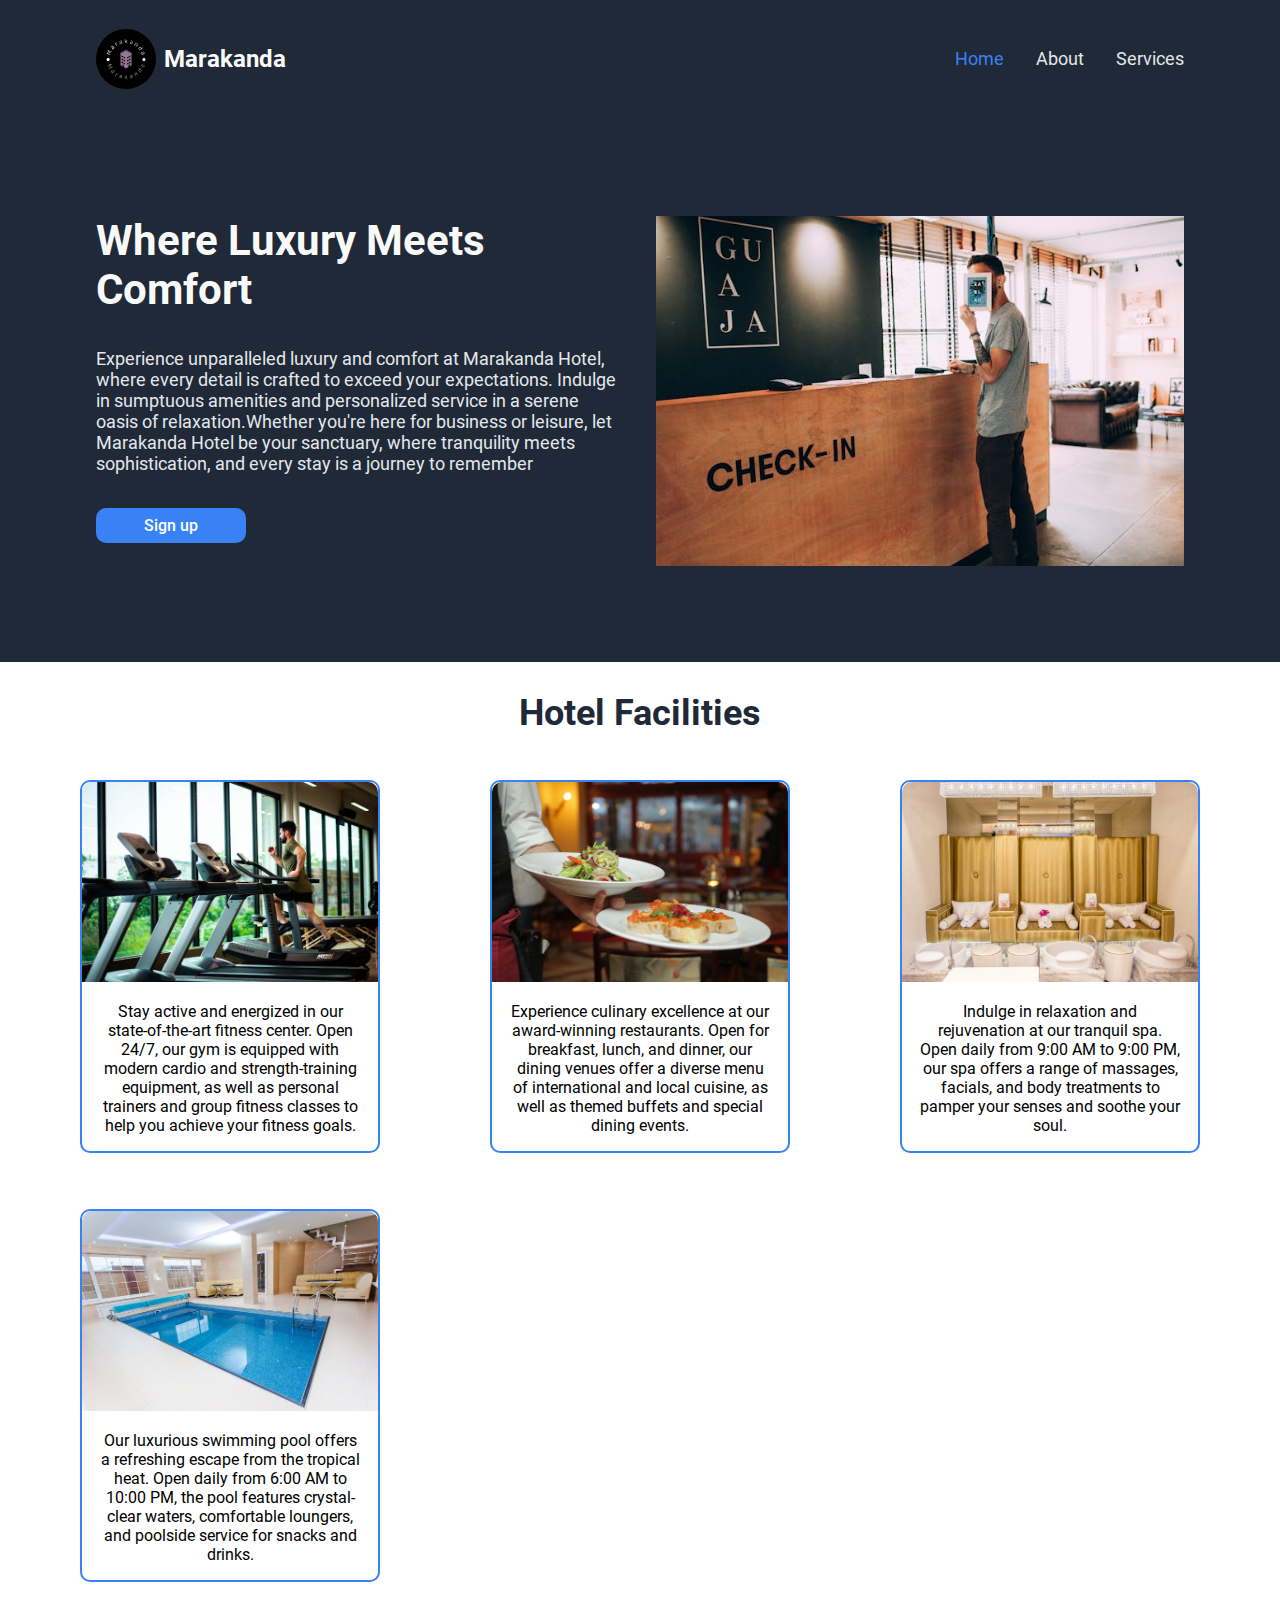
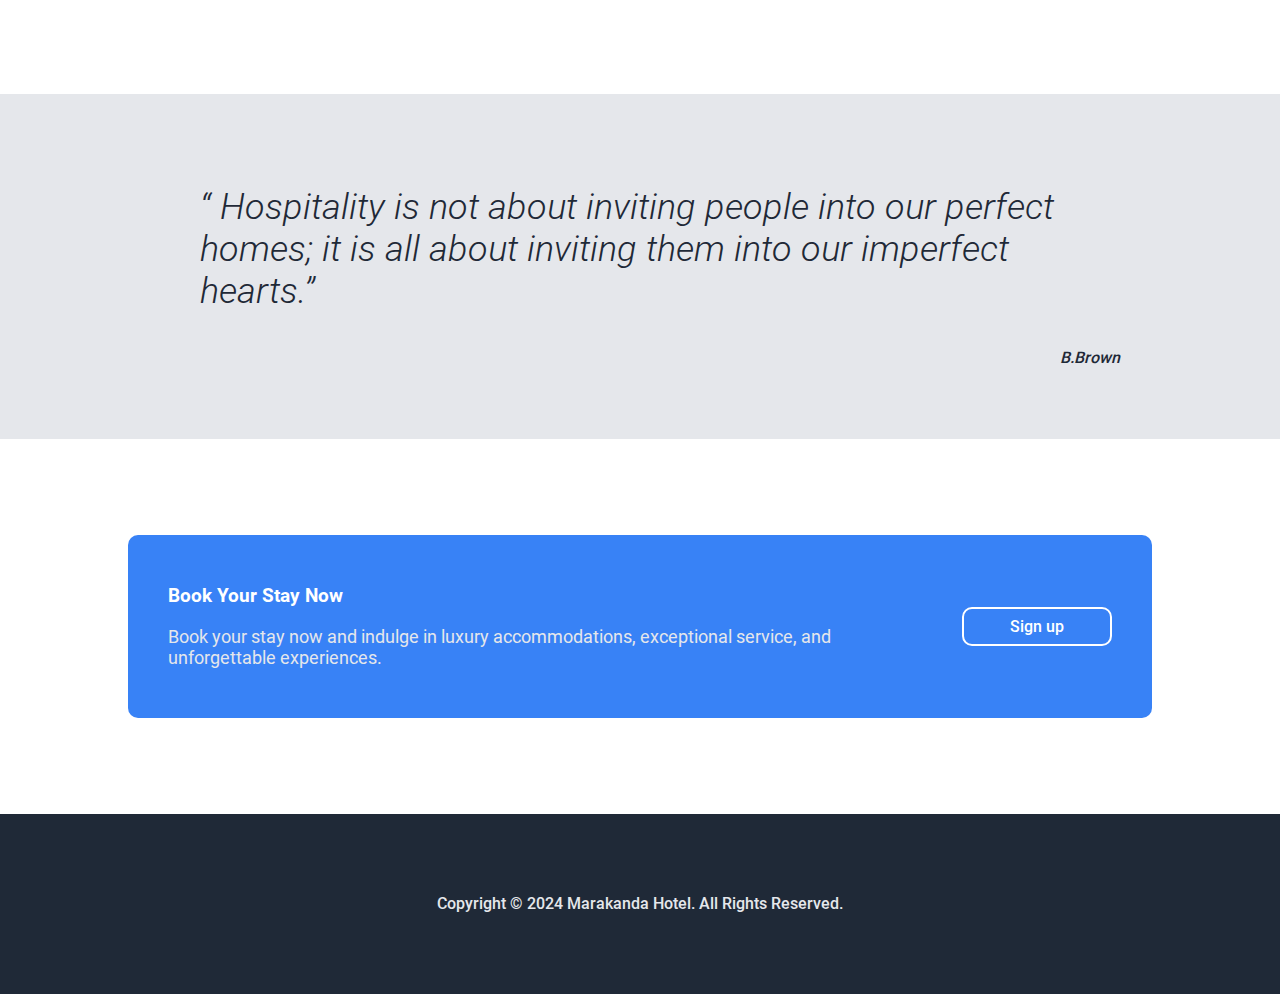
<file: index.html>
<!DOCTYPE html>
<html lang="en">

<head>
  <meta charset="UTF-8" />
  <meta name="viewport" content="width=device-width, initial-scale=1.0" />
  <title>Marakanda Hotel</title>
  <link rel="stylesheet" href="./styles/index.css" />
  <link rel="stylesheet" href="https://cdnjs.cloudflare.com/ajax/libs/font-awesome/6.5.2/css/all.min.css"
    integrity="sha512-SnH5WK+bZxgPHs44uWIX+LLJAJ9/2PkPKZ5QiAj6Ta86w+fsb2TkcmfRyVX3pBnMFcV7oQPJkl9QevSCWr3W6A=="
    crossorigin="anonymous" referrerpolicy="no-referrer" />
</head>

<body>
        <header>
          <div class="logo-container">
            <picture class="logo">
              <a href="./index.html">
                 <img src="./images/logo.png" alt="Hotel Logo" /> 
              </a>
            </picture>
            <h1>Marakanda</h1>
          </div>
          <nav>
            <input type="checkbox" id="check" />
            <label for="check" class="checkbtn">
              <i class="fas fa-bars"></i>
            </label>
            <ul>
              <li><a href="./index.html" class="active">Home</a></li>
              <li><a href="pages/about.html">About</a></li>
              <li><a href="./pages/services.html">Services</a></li>
            </ul>
          </nav>
        </header>
        <main>
          <section class="hero">
          <aside class="hero-left">
            <h1>Where Luxury Meets Comfort</h1>
            <p>
              Experience unparalleled luxury and comfort at Marakanda Hotel,
              where every detail is crafted to exceed your expectations.
              Indulge in sumptuous amenities and personalized service in a
              serene oasis of relaxation.Whether you're here for business or
              leisure, let Marakanda Hotel be your sanctuary, where
              tranquility meets sophistication, and every stay is a journey to
              remember
            </p>
            <button type="button">Sign up</button>
          </aside>
          <picture class="hero-right">
            <img src="./images/reception.jpg" alt="reception Image" />
          </picture>
        </section>

    <section class="information-section">
      <h2>Hotel Facilities</h2>
      <div class="info-container">
        <figure class="info-box">
            <img src="./images/gym.jpg" alt="Gym image" />
         <figcaption>
           <p>
            Stay active and energized in our state-of-the-art fitness center.
            Open 24/7, our gym is equipped with modern cardio and
            strength-training equipment, as well as personal trainers and
            group fitness classes to help you achieve your fitness goals.
          </p>
         </figcaption>
        </figure>
        <figure class="info-box">
            <img src="./images/restaurant.jpg" alt="Restaurant image" />
          <figcaption>
            <p>
            Experience culinary excellence at our award-winning restaurants.
            Open for breakfast, lunch, and dinner, our dining venues offer a
            diverse menu of international and local cuisine, as well as themed
            buffets and special dining events.
          </p>
          </figcaption>
        </figure>
        <figure class="info-box">
            <img src="./images/spa.jpg" alt="Spa image" />
          <figcaption>
            <p>
            Indulge in relaxation and rejuvenation at our tranquil spa. Open
            daily from 9:00 AM to 9:00 PM, our spa offers a range of massages,
            facials, and body treatments to pamper your senses and soothe your
            soul.
          </p>
          </figcaption>
        </figure>
        <figure class="info-box">
            <img src="./images/swimming-pool.jpg" alt="Swimming pol image" />
         <figcaption>
           <p>
            Our luxurious swimming pool offers a refreshing escape from the
            tropical heat. Open daily from 6:00 AM to 10:00 PM, the pool
            features crystal-clear waters, comfortable loungers, and poolside
            service for snacks and drinks.
          </p>
         </figcaption>
        </figure>
      </div>
    </section>
    <section class="quote-section">
        <blockquote>
         &ldquo; Hospitality is not about inviting people into our perfect
          homes; it is all about inviting them into our imperfect
          hearts.&rdquo;
        </blockquote>
        <p><cite>B.Brown</cite></p>
    </section>
    <section class="action-section">
        <aside class="action-left">
          <h3>Book Your Stay Now</h3>
          <p>
            Book your stay now and indulge in luxury accommodations,
            exceptional service, and unforgettable experiences.
          </p>
        </aside>
        <div class="action-right">
          <button type="button">Sign up</button>
        </div>
    </section>
        </main>
    <footer class="footer-section">
      <p>Copyright © 2024 Marakanda Hotel. All Rights Reserved.</p>
    </footer>
</body>

</html
</file>
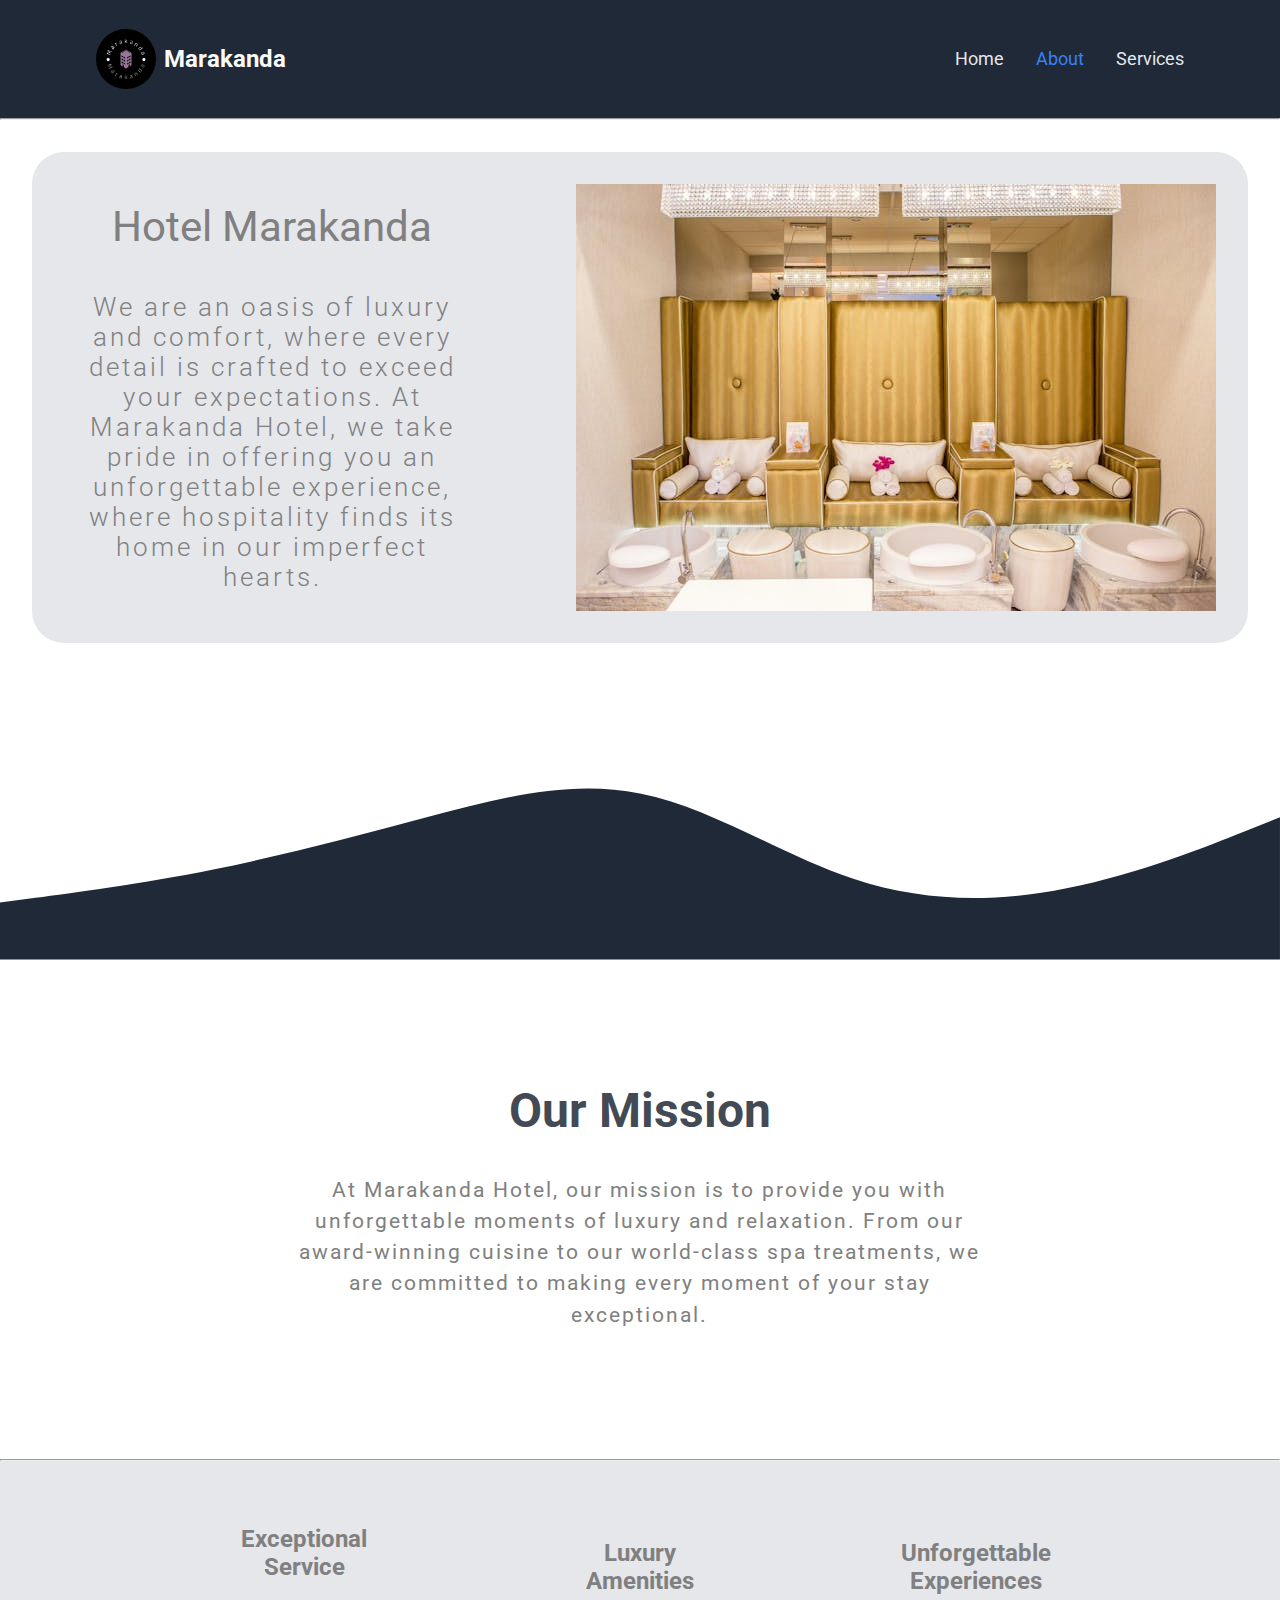
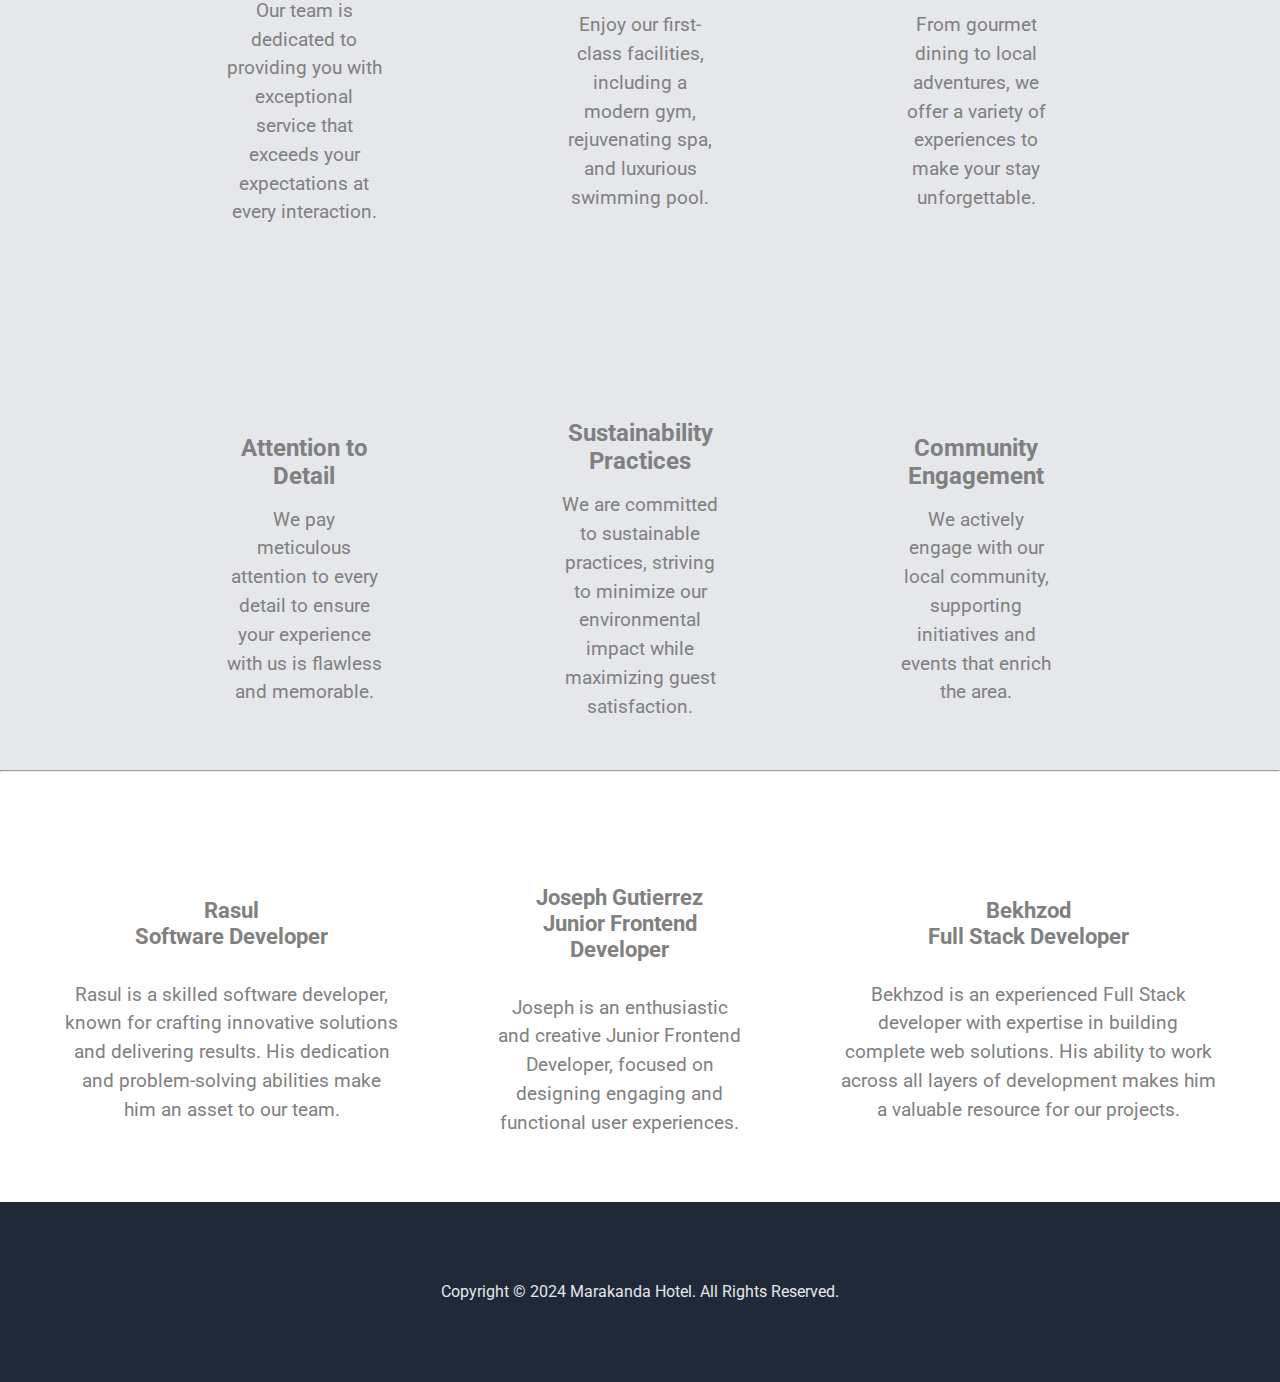
<file: pages/about.html>
<!DOCTYPE html>
<html lang="en">
  <head>
    <meta charset="UTF-8" />
    <meta name="viewport" content="width=device-width, initial-scale=1.0" />
    <title>About Page</title>
    <link rel="stylesheet" href="../styles/about.css" />
    <link
      rel="stylesheet"
      href="https://cdnjs.cloudflare.com/ajax/libs/font-awesome/6.5.2/css/all.min.css"
      integrity="sha512-SnH5WK+bZxgPHs44uWIX+LLJAJ9/2PkPKZ5QiAj6Ta86w+fsb2TkcmfRyVX3pBnMFcV7oQPJkl9QevSCWr3W6A=="
      crossorigin="anonymous"
      referrerpolicy="no-referrer"
    />
    <link rel="preconnect" href="https://fonts.googleapis.com" />
    <link rel="preconnect" href="https://fonts.gstatic.com" crossorigin />
    <link
      href="https://fonts.googleapis.com/css2?family=Roboto:ital,wght@0,100;0,300;0,400;0,500;0,700;0,900;1,100;1,300;1,400;1,500;1,700;1,900&display=swap"
      rel="stylesheet"
    />
  </head>
  <body>
    <header class="about__nav">
      <div class="logo-container">
        <div class="logo">
          <a href="../index.html">
            <img src="../images/logo.png" alt="Hotel Logo" />
          </a>
        </div>
        <h1>Marakanda</h1>
      </div>

      <nav class="nav__items">
        <input type="checkbox" id="check" />
        <label for="check" class="checkbtn">
          <i class="fas fa-bars"></i>
        </label>
        <ul>
          <li><a href="../index.html">Home</a></li>
          <li><a href="#" class="active">About</a></li>
          <li><a href="./services.html">Services</a></li>
        </ul>
      </nav>
    </header>
    <hr />
    <main class="about__container">
      <div class="about__text">
        <div>
          <h1>Hotel Marakanda</h1>
          <p>
            We are an oasis of luxury and comfort, where every detail is crafted
            to exceed your expectations. At Marakanda Hotel, we take pride in
            offering you an unforgettable experience, where hospitality finds
            its home in our imperfect hearts.
          </p>
        </div>
        <img class="about__banner" src="../images/spa.jpg" alt="" />
      </div>
      <div class="wave">
        <svg xmlns="http://www.w3.org/2000/svg" viewBox="0 0 1440 380">
          <path
            fill="#1f2937"
            fill-opacity="1"
            d="M0,256L40,250.7C80,245,160,235,240,218.7C320,203,400,181,480,160C560,139,640,117,720,133.3C800,149,880,203,960,229.3C1040,256,1120,256,1200,240C1280,224,1360,192,1400,176L1440,160L1440,320L1400,320C1360,320,1280,320,1200,320C1120,320,1040,320,960,320C880,320,800,320,720,320C640,320,560,320,480,320C400,320,320,320,240,320C160,320,80,320,40,320L0,320Z"
          ></path>
        </svg>
      </div>
    </main>

    <section class="experience">
      <div class="experience__container">
        <div class="experience__phrase">
          <h2>Our Mission</h2>
        </div>
        <div class="experience__text">
          <p>
            At Marakanda Hotel, our mission is to provide you with unforgettable
            moments of luxury and relaxation. From our award-winning cuisine to
            our world-class spa treatments, we are committed to making every
            moment of your stay exceptional.
          </p>
        </div>
      </div>
    </section>
    <hr />
    <section class="skills">
      <div class="skills__container">
        <div class="skills__item">
          <i class="fa-regular fa-star"></i>
          <h3>Exceptional Service</h3>
          <p>
            Our team is dedicated to providing you with exceptional service that
            exceeds your expectations at every interaction.
          </p>
        </div>
        <div class="skills__item">
          <i class="fa-regular fa-face-grin-stars"></i>
          <h3>Luxury Amenities</h3>
          <p>
            Enjoy our first-class facilities, including a modern gym,
            rejuvenating spa, and luxurious swimming pool.
          </p>
        </div>
        <div class="skills__item">
          <i class="fa-regular fa-heart"></i>
          <h3>Unforgettable Experiences</h3>
          <p>
            From gourmet dining to local adventures, we offer a variety of
            experiences to make your stay unforgettable.
          </p>
        </div>
      </div>
      <div class="skills__container">
        <div class="skills__item">
          <i class="fa-regular fa-thumbs-up"></i>
          <h3>Attention to Detail</h3>
          <p>
            We pay meticulous attention to every detail to ensure your
            experience with us is flawless and memorable.
          </p>
        </div>
        <div class="skills__item">
          <i class="fa-solid fa-leaf"></i>
          <h3>Sustainability Practices</h3>
          <p>
            We are committed to sustainable practices, striving to minimize our
            environmental impact while maximizing guest satisfaction.
          </p>
        </div>
        <div class="skills__item">
          <i class="fa-solid fa-people-group"></i>
          <h3>Community Engagement</h3>
          <p>
            We actively engage with our local community, supporting initiatives
            and events that enrich the area.
          </p>
        </div>
      </div>
    </section>
    <hr />
    <section class="team">
      <div class="team__card">
        <div class="team__image">
          <i class="fa-regular fa-user"></i>
          <div>
            <span>Rasul</span>
            <span>Software Developer</span>
          </div>
        </div>
        <div class="team__description">
          <p>
            Rasul is a skilled software developer, known for crafting innovative
            solutions and delivering results. His dedication and problem-solving
            abilities make him an asset to our team.
          </p>
        </div>
      </div>
      <div class="team__card">
        <div class="team__image">
          <i class="fa-regular fa-user"></i>
          <div>
            <span>Joseph Gutierrez</span>
            <span>Junior Frontend Developer</span>
          </div>
        </div>
        <div class="team__description">
          <p>
            Joseph is an enthusiastic and creative Junior Frontend Developer,
            focused on designing engaging and functional user experiences.
          </p>
        </div>
      </div>
      <div class="team__card">
        <div class="team__image">
          <i class="fa-regular fa-user"></i>
          <div>
            <span>Bekhzod</span>
            <span>Full Stack Developer</span>
          </div>
        </div>
        <div class="team__description">
          <p>
            Bekhzod is an experienced Full Stack developer with expertise in
            building complete web solutions. His ability to work across all
            layers of development makes him a valuable resource for our
            projects.
          </p>
        </div>
      </div>
    </section>
    <footer class="footer-section">
      <p>Copyright © 2024 Marakanda Hotel. All Rights Reserved.</p>
    </footer>
  </body>
</html>
</file>
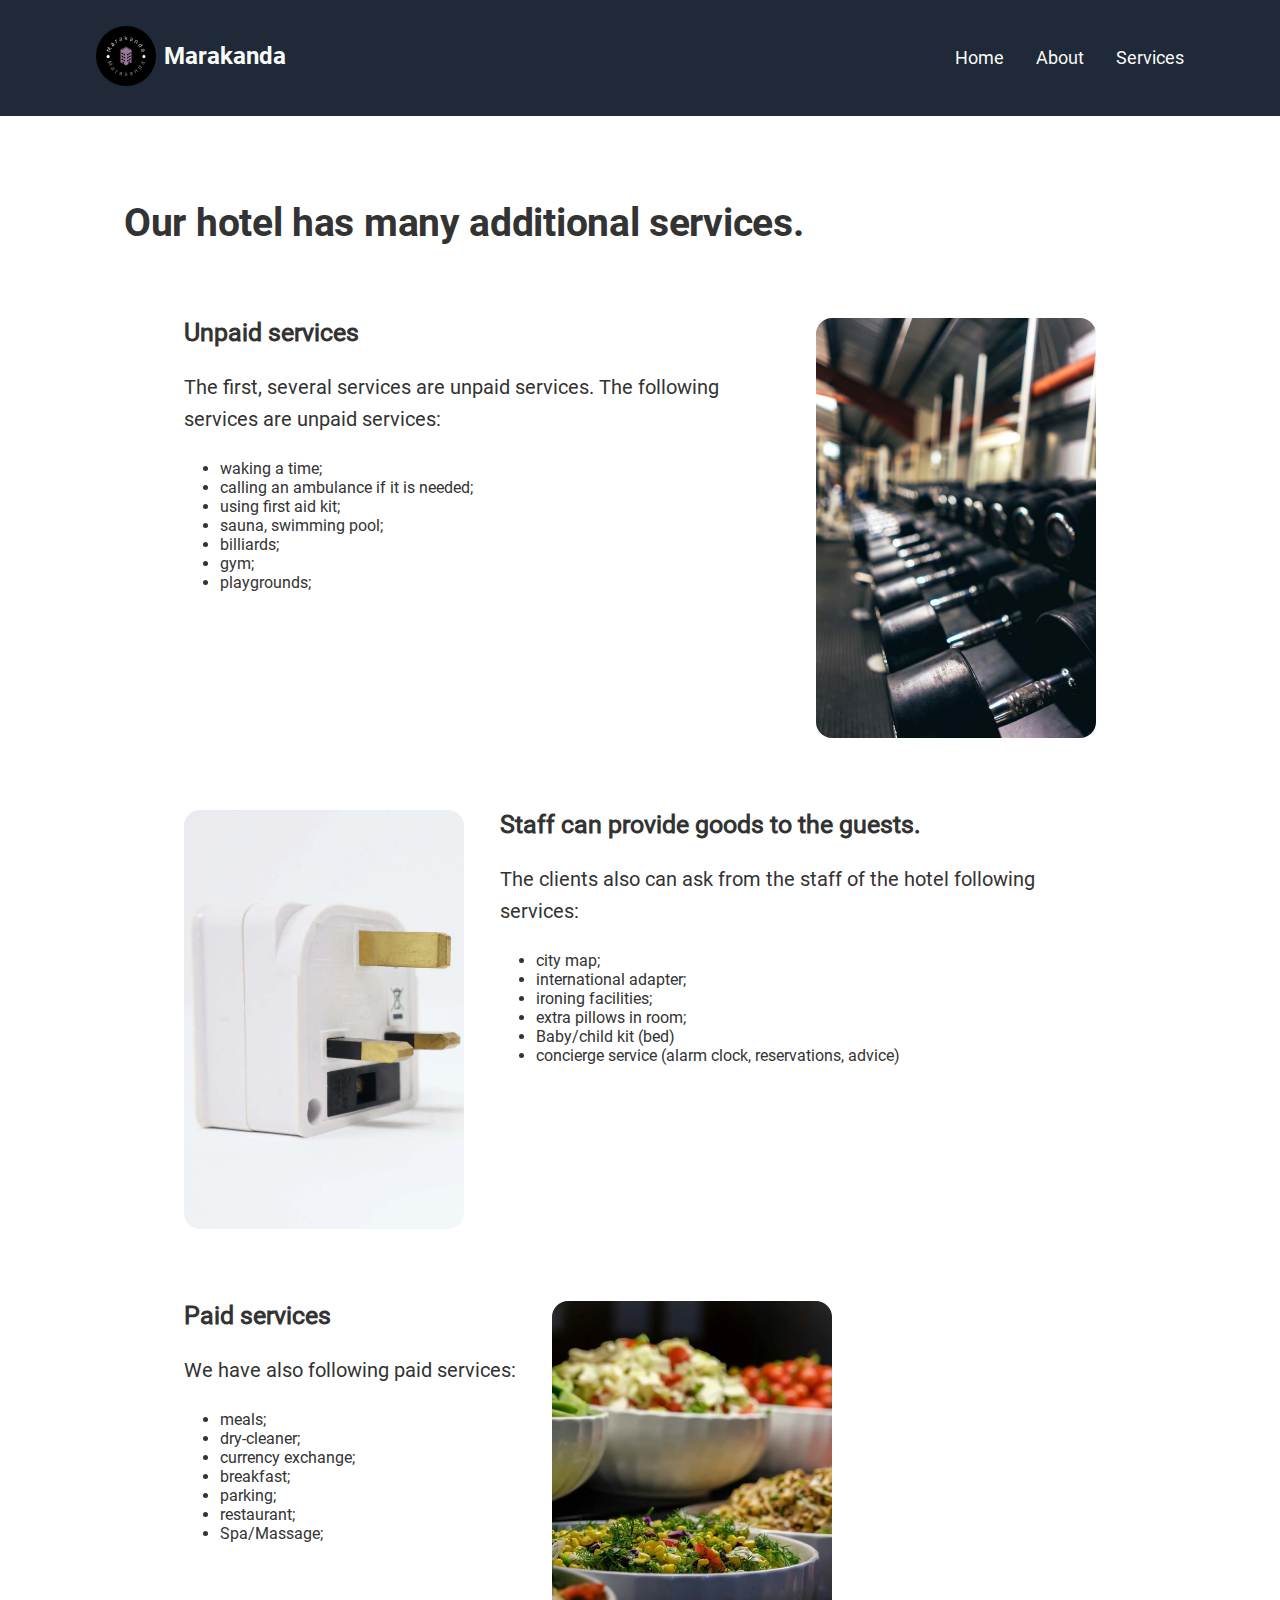
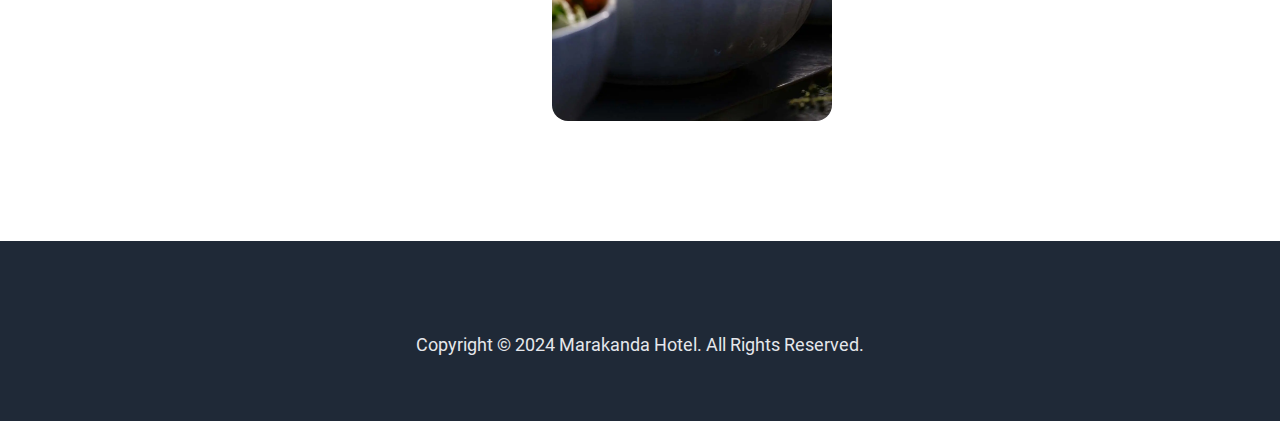
<file: pages/services.html>
<!DOCTYPE html>
<html lang="en">
  <head>
    <meta charset="UTF-8" />
    <meta name="viewport" content="width=device-width, initial-scale=1.0" />
    <title>Hotel services</title>
    <link rel="stylesheet" href="../styles/services.css" />
    <link rel="stylesheet" href="../styles/services-queries.css" />
    <link rel="stylesheet" href="../styles/general.css" />
  </head>

  <body>
    <header class="header">
      <a class="logo-link" href="../index.html">
        <img
          class="logo-image"
          src="../images/logo.png"
          alt="Logo of the company"
        />
        Marakanda
      </a>
      <nav>
        <input type="checkbox" id="check" />
        <label for="check" class="checkbtn">
          <i class="fas fa-bars"></i>
        </label>
        <ul class="navigation">
          <li><a class="nav-link" href="../index.html">Home</a></li>
          <li><a class="nav-link" href="./about.html">About</a></li>
          <li>
            <a class="nav-link" href="./services.html" class="active"
              >Services</a
            >
          </li>
        </ul>
      </nav>
    </header>
    <main>
      <section class="container section-feature-in">
        <h2 class="secondary-heading">
          Our hotel has many additional services.
        </h2>
        <div class="services">
          <div>
            <h3 class="tertiary-heading">Unpaid services</h3>
            <p class="services-text">
              The first, several services are unpaid services. The following
              services are unpaid services:
            </p>
            <ul class="services-list">
              <li>waking a time;</li>
              <li>calling an ambulance if it is needed;</li>
              <li>using first aid kit;</li>
              <li>sauna, swimming pool;</li>
              <li>billiards;</li>
              <li>gym;</li>
              <li>playgrounds;</li>
            </ul>
          </div>
          <img
            class="service-image"
            src="../images/Services/gym.jpg"
            alt="Big gym room"
          />
        </div>
        <div class="services">
          <img
            class="service-image"
            src="../images/Services/adapter.webp"
            alt="white adapter for electronic devices"
          />
          <div>
            <h3 class="tertiary-heading">
              Staff can provide goods to the guests.
            </h3>
            <p class="services-text">
              The clients also can ask from the staff of the hotel following
              services:
            </p>
            <ul class="services-list">
              <li>city map;</li>
              <li>international adapter;</li>
              <li>ironing facilities;</li>
              <li>extra pillows in room;</li>
              <li>Baby/child kit (bed)</li>
              <li>concierge service (alarm clock, reservations, advice)</li>
            </ul>
          </div>
        </div>
        <div class="services">
          <div>
            <h3 class="tertiary-heading">Paid services</h3>
            <p class="services-text">We have also following paid services:</p>
            <ul class="services-list">
              <li>meals;</li>
              <li>dry-cleaner;</li>
              <li>currency exchange;</li>
              <li>breakfast;</li>
              <li>parking;</li>
              <li>restaurant;</li>
              <li>Spa/Massage;</li>
            </ul>
          </div>
          <img
            class="service-image"
            src="../images/Services/meal.webp"
            alt="foods in the bowls"
          />
        </div>
      </section>
    </main>
  </body>
  <footer class="footer-section">
    <br />
    <p class="copyright">
      Copyright © 2024 Marakanda Hotel. All Rights Reserved.
    </p>
  </footer>
</html>
</file>
<file: styles/index.css>
@font-face {
  font-family: "Roboto";
  src: url(../fonts/Roboto-Medium.ttf) format("truetype");
  font-weight: normal;
}

@font-face {
  font-family: "Roboto";
  src: url(../fonts/Roboto-Bold.ttf) format("truetype");
  font-weight: bold;
}

@font-face {
  font-family: "RobotoRegular";
  src: url(../fonts/Roboto-Regular.ttf) format("truetype");
  font-weight: 500;
}

@font-face {
  font-family: "Roboto";
  src: url(../fonts/Roboto-LightItalic.ttf) format("truetype");
  font-weight: 500;
}

@font-face {
  font-family: "Roboto-Normal";
  src: url(../fonts/Roboto-Regular.ttf) format("truetype");
  font-weight: 500;
}

* {
  font-family: "Roboto", sans-serif;
  box-sizing: border-box;
}

img {
  object-fit: cover;
}

body {
  margin: 0;
  padding: 0;
}

header {
  display: flex;
  justify-content: space-between;
  background-color: #1f2937;
  width: 100%;
  padding: 1.8em 6em 1.8em 6em;
  border-bottom: 2px solid #1f2937;
}

button {
  cursor: pointer;
}

.logo-container {
  display: flex;
  gap: 0.5rem;
  justify-content: center;
  align-items: center;
}

.logo {
  width: 60px;
  height: 60px;
  border-radius: 50%;
  overflow: hidden;
}

.logo img {
  width: 100%;
  height: auto;
}

.logo-container h1 {
  color: #f9faf8;
  font-size: 24px;
}

.info-box p {
  margin: 1rem;
}

nav {
  display: flex;
  align-items: center;
}
nav ul {
  display: flex;
  gap: 2rem;
  justify-content: center;
  align-items: center;
}

nav ul li {
  list-style: none;
}

nav ul li a {
  text-decoration: none;
  font-family: "RobotoRegular";
  font-weight: 500;
  color: #e5e7eb;
  font-weight: 400;
  font-size: 18px;
}

nav ul li a.active,
nav ul li a:hover {
  color: #3882f6;
  transition: 0.5s;
}

.checkbtn {
  font-size: 30px;
  color: #fff;
  float: right;
  margin-right: 20px;
  cursor: pointer;
  display: none;
}

#check {
  display: none;
}

.hero {
  display: flex;
  justify-content: space-between;
  align-items: flex-start;
  gap: 2rem;
  height: 350px;
  flex-wrap: wrap;
  padding: 6rem;
  background-color: #1f2937;
  height: auto;
}

.hero-left {
  display: flex;
  flex-direction: column;
  row-gap: 1rem;
  flex: 1;
}

.hero-left h1 {
  font-family: "Roboto";
  font-size: 48px;
  font-weight: bold;
  color: #f9faf8;
  padding: 0;
  margin: 0;
}

.hero-left p {
  color: #e5e7eb;
  font-size: 18px;
  font-family: "RobotoRegular", sans-serif;
  font-weight: 500;
}

.hero-left button {
  background-color: #3882f6;
  color: #fff;
  border: none;
  border-radius: 10px;
  padding: 0.5rem 1rem;
  width: 150px;
  outline: none;
  font-size: 1rem;
  transition: 0.5s;
}

.hero-left button:hover {
  background-color: #4c8bef;
}

.hero-left button:active {
  transform: translateY(4px);
  background-color: #0c5de0;
}

.hero-right {
  height: 350px;
  flex: 1;
}

.hero-right img {
  height: 100%;
  width: 100%;
}

.info-container {
  display: flex;
  width: 100%;
  justify-content: space-between;
  padding: 0rem 6rem;
  flex-wrap: wrap;
}

.info-box {
  width: 300px;
  border: 2px solid #3882f6;
  border-radius: 10px;
}

.info-box p {
  font-family: "Roboto-Normal", sans-serif;
  text-align: center;
}

.info-box img {
  width: 100%;
  border-radius: 10px;
  overflow: hidden;
  height: 200px;
  border-bottom-left-radius: 0;
  border-bottom-right-radius: 0;
}

.information-section {
  width: 100%;
  background-color: #fff;
}

.information-section h2 {
  text-align: center;
  font-size: 36px;
  font-family: "Roboto", sans-serif;
  color: #1f2937;
}

.quote-section {
  padding: 4rem 17rem;
  margin-top: 6rem;
  background-color: #e5e7eb;
}

.quote-section blockquote {
  font-family: "Roboto", sans-serif;
  font-weight: 500;
  font-size: 36px;
  color: #1f2937;
}

.quote-section p {
  text-align: right;
  color: #1f2937;
}

.action-section {
  margin: 6rem 12rem;
  padding: 3rem;
  background-color: #3882f6;
  color: #fff;
  display: flex;
  justify-content: space-between;
  border-radius: 10px;
  align-items: center;
  box-sizing: border-box;
  gap: 3rem;
}
.action-left p {
  color: #e5e7eb;
  font-size: 18px;
  font-family: "RobotoRegular", sans-serif;
  font-weight: 500;
}

.footer-section {
  background-color: #1f2937;
  display: flex;
  justify-content: center;
  align-items: center;
  height: 20vh;
  color: #e5e7eb;
}

.action-right button {
  color: #fff;
  padding: 0.5rem 1rem;
  background-color: #3882f6;
  border: 2px solid #fff;
  border-radius: 10px;
  width: 150px;
  font-size: 1rem;
  transition: 0.5s;
}

.action-right button:hover {
  background-color: #4c91ff;
}

.action-right button:active {
  transform: translateY(4px);
  background-color: #1262e1;
}

@media screen and (max-width: 699.9px) {
  .checkbtn {
    display: block;
    position: fixed;
    right: 0;
    top: 2.5rem;
  }

  header {
    display: flex;
    flex-direction: column;
    position: fixed;
    background-color: #1f2937;
    top: 0;
    width: 100%;
    padding-top: 2rem;
    padding-left: 1rem;
    height: 20vh;
    left: 0;
  }

  .logo-container {
    justify-content: flex-start;
  }

  ul {
    position: fixed;
    top: 100px;
    flex-direction: column;
    background-color: #00000063;
    width: 100%;
    left: -100%;
    padding: 1rem 0rem;
    transition: all 0.5s;
  }

  #check:checked ~ ul {
    left: 0;
  }

  .hero {
    flex-direction: column;
    margin: 8rem 0rem 3rem;
    padding: 1rem;
    width: 100%;
  }

  .hero-left {
    order: 1;
    margin-bottom: 3rem;
  }

  .hero-right {
    width: 100%;
  }

  .hero-right img {
    width: 100%;
    border-radius: 10px;
  }

  .information-section h2 {
    font-size: 24px;
  }

  .info-container {
    padding: 1rem;
    flex-direction: column;
    justify-content: center;
    align-items: center;
    gap: 1rem;
    flex-wrap: nowrap;
  }

  .info-box {
    width: 100%;
  }

  .info-box .img {
    width: 100%;
  }

  .hero {
    height: auto;
  }

  .hero-left h1 {
    font-size: 36px;
  }

  .quote-section {
    margin: 2rem 0rem;
    padding: 2rem;
    width: 100%;
  }
  .quote-section blockquote {
    font-size: 24px;
  }

  .action-section {
    margin: 3rem 2rem;
    padding: 1.5rem 1rem;
    flex-direction: column;
    gap: 2rem;
  }

  .information-section {
    margin-top: 4rem;
  }

  .hero-left p,
  .action-left p,
  nav ul li a {
    font-size: 16px;
  }

  .footer-section p {
    margin: 1rem;
    text-align: center;
    font-size: 1rem;
  }

  .action-left h3,
  .action-left p {
    text-align: center;
  }
}

@media screen and (min-width: 700px) and (max-width: 1096px) {
  header {
    padding-left: 3rem;
    padding-right: 3rem;
  }
  .hero {
    flex-direction: column;
    height: auto;
    padding: 3rem;
  }

  .hero-left {
    order: 1;
    margin-bottom: 3rem;
  }

  .hero-left h1 {
    font-size: 40px;
  }

  .hero-left button {
    width: 120px;
  }

  .hero-right {
    width: 100%;
  }

  .hero-right img {
    border-radius: 10px;
    width: 100%;
  }

  .info-container {
    align-items: center;
    justify-content: space-evenly;
    gap: 1.5rem;
  }

  .info-box {
    width: 350px;
  }

  .info-container {
    padding: 0rem 1rem;
  }

  .quote-section {
    padding: 2rem 8rem;
  }
  .quote-section blockquote {
    font-size: 28px;
  }

  .action-section {
    padding: 1.5rem 2rem;
    margin: 3rem 6rem;
    gap: 2rem;
  }

  .action-right button {
    width: 120px;
  }
}

@media screen and (min-width: 1097px) and (max-width: 1450px) {
  .hero {
    height: auto;
  }

  .hero-left h1 {
    font-size: 42px;
  }

  .info-container {
    padding: 0rem 2.5rem;
    gap: 1.5rem;
  }

  .quote-section {
    padding: 3.5rem 10rem;
  }

  .action-section {
    padding: 2rem 2.5rem;
    margin: 6rem 8rem;
  }
}
</file>
<file: styles/about.css>
* {
  padding: 0;
  margin: 0;
  box-sizing: border-box;
  font-family: "Roboto";
}

/* ------------------ navigation ------------------- */

.nav__items {
  display: flex;
  justify-content: center;
  align-items: center;
}

.logo img {
  width: 100%;
  height: auto;
  object-fit: cover;
}

.about__nav {
  display: flex;
  justify-content: space-between;
  background-color: #1f2937;
  padding: 1.8em 6em 1.8em 6em;
}

.logo-container {
  display: flex;
  gap: 0.5rem;
  justify-content: center;
  align-items: center;
}

.logo {
  width: 60px;
  height: 60px;
  border-radius: 50%;
  overflow: hidden;
}

.logo img {
  width: 100%;
  height: auto;
}

.logo-container h1 {
  color: #f9faf8;
  font-size: 24px;
}

nav ul {
  display: flex;
  gap: 2rem;
  justify-content: center;
  align-items: center;
}

nav ul li {
  list-style: none;
}

nav ul li a {
  text-decoration: none;
  font-family: "Roboto";
  font-weight: 500;
  color: #e5e7eb;
  font-weight: 400;
  font-size: 18px;
}

nav ul li a.active,
nav ul li a:hover {
  color: #3882f6;
  transition: 0.5s;
}

.checkbtn {
  font-size: 30px;
  color: #fff;
  float: right;
  margin-right: 20px;
  cursor: pointer;
  display: none;
}

#check {
  display: none;
}

/* ------------------------- */

.about__container {
  display: flex;
  flex-direction: column;
  align-items: center;
  justify-content: center;
}

.about__info {
  padding: 1em;
  margin: 3em 1em 3em 1em;
  display: flex;
  flex-direction: column;
  align-items: center;
  justify-content: center;
  width: 50%;
  height: 80%;
  font-family: "Roboto";
  background-color: #e5e7eb;
  border-radius: 10px;
}

.about__text {
  justify-content: center;
  border-radius: 1em;
  align-items: center;
  display: flex;
  padding: 1em;
  margin: 1em;
  font-size: 2em;
  text-align: center;
  background-color: #e5e7eb;
  gap: 3em;
}

.about__text p {
  letter-spacing: 3px;
  font-size: 0.8em;
  color: gray;
  font-weight: 300;
}

.about__text h1 {
  font-size: 1.3em;
  color: gray;
  font-weight: 400;
  padding-bottom: 1em;
}

.wave {
  width: 100%;
}

/* ------------- EXPERIENCE SECTION --------------- */

.experience {
  padding: 3em;
  display: flex;
  justify-content: center;
  align-items: center;
}

.experience__container {
  display: flex;
  flex-direction: column;
  align-items: center;
  justify-content: center;
  gap: 1em;
  height: 60%;
  margin-bottom: 5em;
  text-align: center;
  width: 100%;
}

.experience__phrase {
  padding: 1em;
  width: 70%;
}

.experience__phrase h2 {
  font-size: 3em;
  text-align: center;
  line-height: 1.3em;
  color: #1f2937dd;
}

.experience__text {
  width: 60%;
}

.experience__text p {
  font-size: 1.3em;
  letter-spacing: 2px;
  line-height: 1.5em;
  color: gray;
}

/* ------------ SKILLS SECTION -------------- */

.skills {
  height: 80%;
  display: flex;
  flex-direction: column;
  align-items: center;
  justify-content: center;
  gap: 5em;
  background-color: #e5e7eb;
}

.skills__container {
  display: flex;
  align-items: center;
  justify-content: center;
  gap: 5em;
}

.skills__item {
  padding: 3em;
  width: 20%;
  display: flex;
  flex-direction: column;
  align-items: center;
  justify-content: center;
  gap: 1em;
  text-align: center;
}

.skills__item i {
  font-size: 4em;
  color: gray;
}

.skills__item h3 {
  font-size: 1.5em;
  color: gray;
  font-weight: bold;
}

.skills__item p {
  line-height: 1.5em;
  font-size: 1.2em;
  text-align: center;
  color: gray;
}

/* --------------- TEAM SECTION -------------- */
.team {
  display: flex;
  height: 50%;
  justify-content: center;
  align-items: center;
  padding: 2em;
  gap: 2em;
}

.team__card {
  display: flex;
  flex-direction: column;
  align-items: center;
  padding: 2em;
}

.team__image {
  display: flex;
  flex-direction: column;
  align-items: center;
  justify-content: center;
  padding: 1em;
  margin: 1em;
  gap: 1em;
}

.team__image div {
  display: flex;
  flex-direction: column;
  align-items: center;
  justify-content: center;
  text-align: center;
}

.team__image i {
  font-size: 3em;
  color: rgba(0, 0, 0, 0.694);
}

.team__image span {
  font-size: 1.4em;
  color: gray;
  font-weight: bold;
}

.team__description {
  text-align: center;
}

.team__description p {
  font-size: 1.2em;
  line-height: 1.5em;
  color: gray;
}

.footer-section {
  background-color: #1f2937;
  display: flex;
  justify-content: center;
  align-items: center;
  height: 20vh;
  color: #e5e7eb;
}

/* -------------- RESPONSIVE DESIGN -------------- */

@media screen and (max-width: 768px) {
  /* Navigation */

  .about__nav {
    display: flex;
    flex-direction: column;
    position: fixed;
    background-color: #1f2937;
    top: 0;
    width: 100%;
    padding-top: 2rem;
    padding-left: 1rem;
    height: 20vh;
    left: 0;
  }
  .experience {
    padding: 0;
  }

  .checkbtn {
    display: block;
    position: fixed;
    right: 0;
    top: 2.5rem;
  }

  .logo-container {
    justify-content: flex-start;
  }

  ul {
    position: fixed;
    top: 100px;
    flex-direction: column;
    background-color: #00000063;
    width: 100%;
    left: -100%;
    padding: 1rem 0rem;
    transition: all 0.5s;
  }

  #check:checked ~ ul {
    left: 0;
  }

  .wave {
    height: 30%;
  }

  .about__text {
    flex-direction: column;
    margin-top: 7em;
  }

  .about__text h1 {
    font-size: 1em;
  }

  .wave {
    display: none;
  }

  /* ----------- EXPERIENCE SECTION ------------- */

  .experience__container {
    height: 50%;
  }

  .about__banner {
    width: 100%;
  }

  .experience__phrase h2 {
    font-size: 2em;
  }

  .experience__text p {
    font-size: 1.2em;
  }

  /* SKILLS SECTION */

  .skills__container {
    flex-direction: column;
    justify-content: end;
  }

  .skills__item {
    width: 50%;
    padding: 0;
    gap: 0.5em;
  }

  .team {
    margin: 2em;
    flex-direction: column;
  }

  .team__card {
    width: 60%;
    padding: 0;
  }
}

@media screen and (max-width: 1024px) and (min-width: 768px) {
    .about__text
    {
        flex-direction: column;
    }

    .skills__item
    {
        width: 100%;
    }

    .team
    {
        width: 70%;
        flex-direction: column;
        margin: auto;
    }

}
</file>
<file: styles/services.css>
* {
  box-sizing: border-box;
  margin: 0;
  padding: 0;
}

html {
  font-size: 62.5%;
}

@font-face {
  font-family: "RobotoBlack";
  src: url("../fonts/Roboto-Black.ttf");
}

@font-face {
  font-family: "RobotoBold";
  src: url("../fonts/Roboto-Bold.ttf");
  font-weight: bold;
}

@font-face {
  font-family: "RobotoMedium";
  src: url("../fonts/Roboto-Medium.ttf");
  font-weight: 400;
}

@font-face {
  font-family: "RobotoRegular";
  src: url("../fonts/Roboto-Regular.ttf") format("truetype");
  font-weight: 500;
}

@font-face {
  font-family: "RobotoThin";
  src: url(../fonts/Roboto-Thin.ttf);
}

body {
  font-family: "RobotoRegular", sans-serif;
  font-size: 2.4rem;
  color: #333;
}

.header {
  background-color: #1f2937;
  display: flex;
  justify-content: space-between;
  align-items: center;
  padding: 3.2rem 9.6rem;
}

.skip-link {
  position: absolute;
  top: -4.5rem;
  left: 0;
  background: #f9faf8;
  color: #1f2937;
  padding: 8px;
  z-index: 100;
}

.skip-link:focus {
  top: 0;
}

.logo-image {
  height: auto;
  max-width: 6rem;
  border-radius: 13rem;
}

.logo {
  font-size: 2.4rem;
}

.container {
  max-width: 120rem;
  margin: 0 auto;
  padding: 8.4rem;
}

.secondary-heading {
  font-family: "RobotoBold";
  font-size: 4.8rem;
  margin-bottom: 3.6rem;
  letter-spacing: -0.3px;
}

.services {
  display: flex;
  padding: 4.8rem 6rem;
  gap: 4.8rem;
}

.services:first-child {
  padding-top: 0;
}

.tertiary-heading {
  font-size: 3.6rem;
  margin-bottom: 2.4rem;
}

.services-text {
  margin-bottom: 2.4rem;
  line-height: 1.6;
}

.services-list {
  margin-left: 3.6rem;
  font-size: 1.8rem;
}

.service-image {
  height: auto;
  max-width: 38rem;
  border-radius: 1.6rem;
}

.footer-section {
  flex-direction: column;
  color: #f9faf8;
  background-color: #1f2937;
  align-items: center;
}

.copyright {
  text-align: center;
  font-size: 1.8rem;
}
</file>
<file: styles/services-queries.css>
/* BELOW 1344px (Smaller desktops) */

@media(max-width: 84em) {
    .secondary-heading {
        font-size: 3.9rem;
    }

    .services {
        gap: 3.6rem;
        padding: 3.6rem 6rem;
    }

    .tertiary-heading {
        font-size: 2.5rem;
    }

    .services-text {
        font-size: 2rem;
    }

    .services-list {
        font-size: 1.6rem;
    }

    .service-image {
        height: auto;
        max-width: 28rem;
    }
}

/* 940  Landskape tablets*/

@media(max-width: 59em) {


    .secondary-heading {
        font-size: 3.2rem;
        margin-bottom: 2.4rem;
    }

    .container {
        max-width: 78rem;
        padding: 7.2rem;
    }

    .services {
        gap: 2.4rem;
        padding: 3.6rem 4.8rem;

    }

    .tertiary-heading {
        font-size: 2.5rem;
        margin-bottom: 1.6rem;

    }

    .services-text {
        font-size: 2rem;
        line-height: 1.8;
    }

    .services-list {
        font-size: 1.6rem;
        line-height: 1.9;
        margin-left: 2.4rem;
    }

    .service-image {
        height: auto;
        max-width: 15rem;
    }
}



/*  TABLETS 700px */
@media(max-width:44em) {

    .header {
        padding: 0.8rem 0;
    }

    .navigation {
        gap: 1.6rem;
    }

    .container {
        max-width: 65rem;
        padding: 3.6rem 1.2rem;
    }

    .secondary-heading {
        font-size: 2.5rem;
    }

    .services {
        gap: 1.2rem;
        padding: 0.8rem 1.6rem;
    }

    .tertiary-heading {
        font-size: 2rem;
        line-height: 1.7;
    }

    .services-text {
        font-size: 2rem;
        margin-bottom: 0.8rem;
    }

    .services-list {
        font-size: 1.28rem;
        margin-left: 1.2rem;
    }

    .service-image {
        width: 100%;
        border-radius: 0.6rem;
        /* display: none;
        visibility: hidden; */

    }

    .copyright {
        text-align: center;
        font-size: 1.8rem;
        line-height: 1.7;
    }
}

/* MOBILE PHONES 396px  */

@media(max-width:24.7em) {
    .container {
        max-width: 36rem;
        padding: 1.6rem 0;
    }

    .header {
        padding: 0;
    }

    .services {
        flex-direction: column;
        gap: 0.6rem;
        padding: 0.6rem 0.8rem;
    }

    .tertiary-heading {
        font-size: 2rem;
        line-height: 1.9;
    }

    .services-list {
        font-size: 1.28rem;
        line-height: 1.9;
        margin-left: 1.2rem;
    }

    .service-image {
        width: 100%;
        border-radius: 0.6rem;
    }

    .footer-navigation {
        margin-left: 0;
    }

}
</file>
<file: styles/general.css>
.header {
  background-color: #1f2937;
  width: 100%;
  display: flex;
  justify-content: space-between;
  align-items: center;
  padding: 2.6rem 9.6rem 2.8rem 9.6rem;
  border-bottom: 2px solid #1f2937;
}

nav {
  display: flex;
  align-items: center;
}

.checkbtn {
  font-size: 30px;
  color: #fff;
  float: right;
  margin-right: 20px;
  cursor: pointer;
  display: none;
}

#check {
  display: none;
}

nav ul {
  display: flex;
  gap: 3.2rem;
  justify-content: center;
  align-items: center;
  list-style-type: none;
}

nav ul li a {
  text-decoration: none;
  font-size: 1.8rem;
  font-family: "RobotoRegular";
  font-weight: 400;
  color: #e5e7eb;
}
nav ul li a.active,
nav ul li a:hover {
  color: #3882f6;
  transition: 0.5s;
}

.footer-section {
  background-color: #1f2937;
  display: flex;
  justify-content: center;
  align-items: center;
  height: 20vh;
  color: #e5e7eb;
}

.logo-link {
  display: flex;
  align-items: center;
  font-family: "RobotoBold";
  gap: 0.8rem;
  font-weight: bold;
}

.logo-link:link,
.logo-link:visited {
  text-decoration: none;
  color: #f9faf8;
}

.logo-link:hover {
  color: #e5e7eb;
  transition: all 0.5s ease-in;
}

.logo-link:active {
  color: #3882f6;
  transition: all 0.5s;
}

.nav-link:link,
.nav-link:active {
  text-decoration: none;
  color: #f9faf8;
}

.nav-link:active {
  color: #e5e7eb;
  transition: all 0.3ms ease-in;
}

.nav-link:hover {
  color: #3882f6;
  transition: all 0.3ms ease-in;
}
</file>
